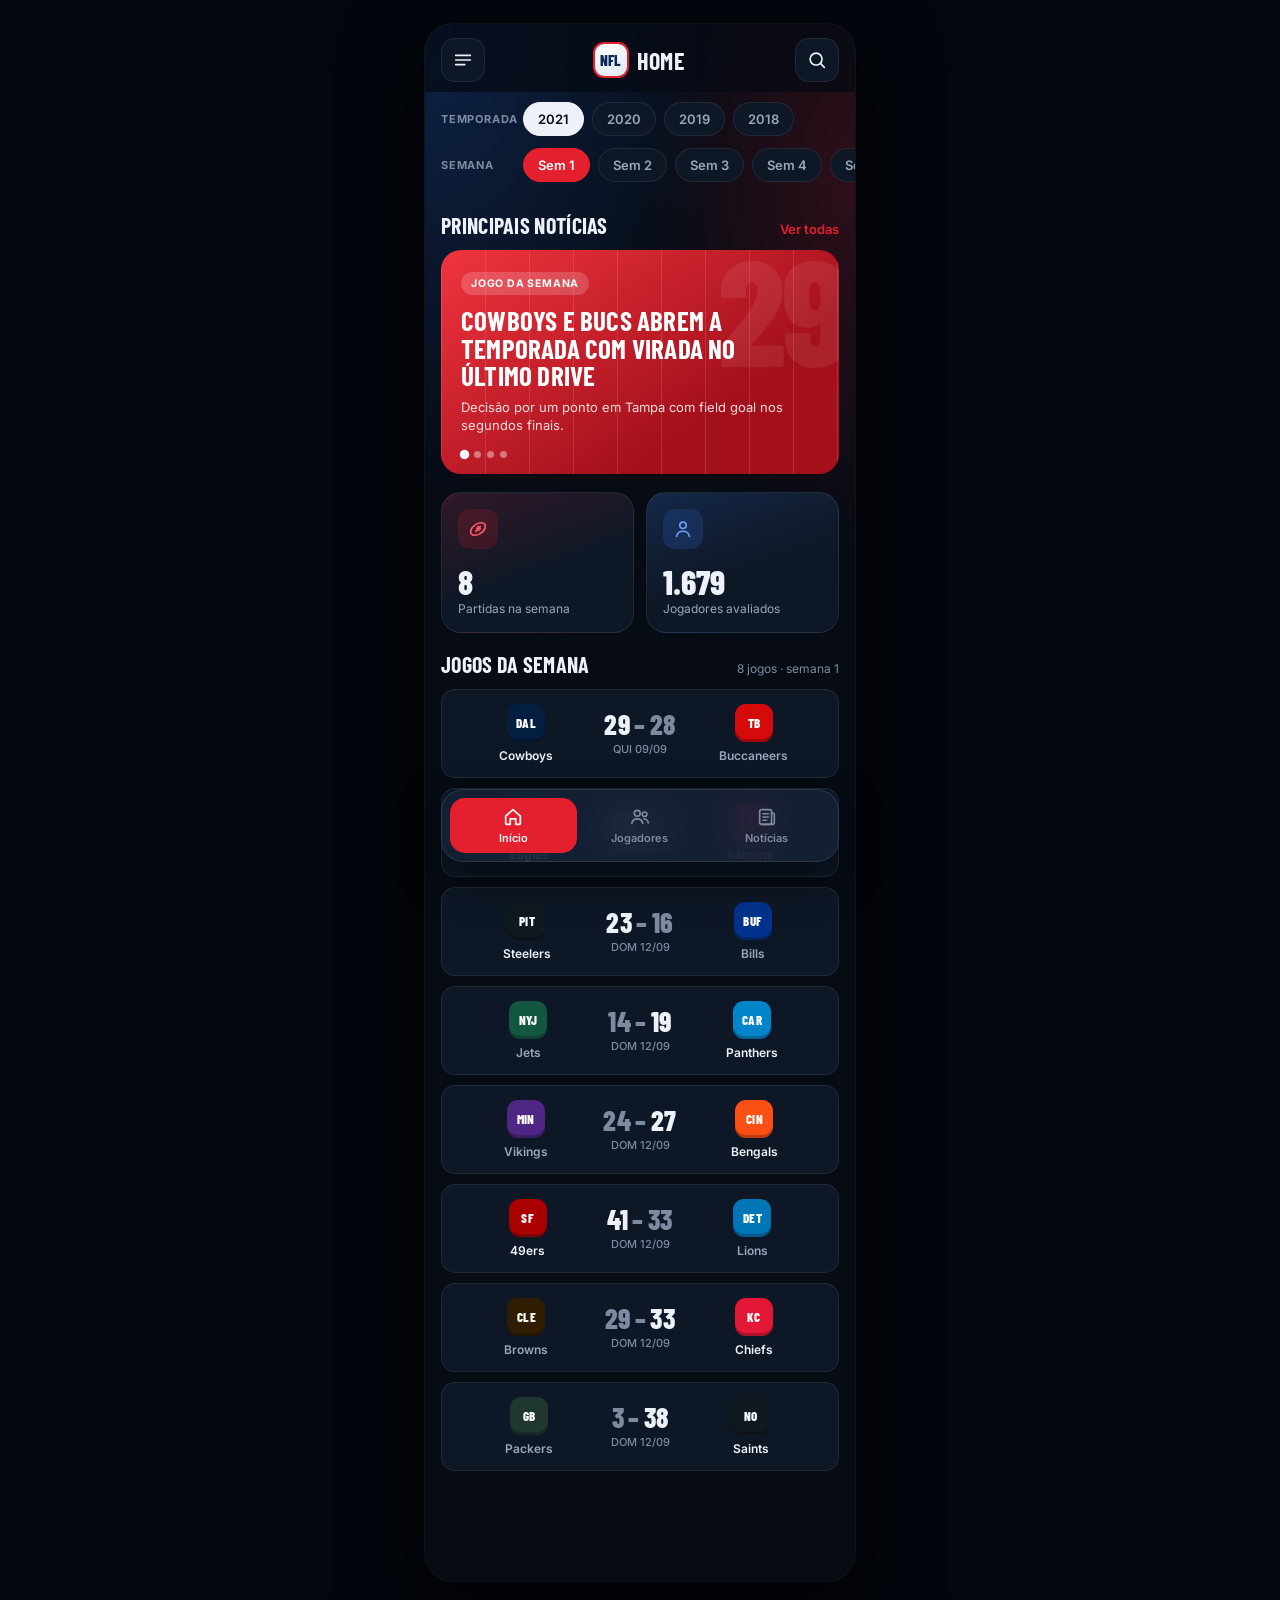
<file: rascunho/index.html>
<!DOCTYPE html>
<html lang="pt-BR">
<head>
<meta charset="UTF-8" />
<meta name="viewport" content="width=device-width, initial-scale=1.0" />
<title>NFL Games — Home (rascunho)</title>
<link rel="preconnect" href="https://fonts.googleapis.com" />
<link rel="preconnect" href="https://fonts.gstatic.com" crossorigin />
<link rel="stylesheet" href="https://fonts.googleapis.com/css2?family=Barlow+Condensed:wght@600;700;800&family=Inter:wght@400;500;600;700&display=swap" />
<link rel="stylesheet" href="style.css" />
</head>
<body>
<div class="app">

  <!-- ============ HEADER ============ -->
  <header class="topbar">
    <button class="icon-btn" id="btnMenu" aria-label="Abrir menu" aria-controls="sidebar" aria-expanded="false">
      <svg viewBox="0 0 24 24" aria-hidden="true"><path d="M4 7h16M4 12h16M4 17h10"/></svg>
    </button>

    <div class="brand">
      <span class="shield">NFL</span>
      <span class="brand-title" id="pageTitle">Home</span>
    </div>

    <button class="icon-btn" id="btnSearch" aria-label="Pesquisar" aria-expanded="false">
      <svg viewBox="0 0 24 24" aria-hidden="true"><circle cx="11" cy="11" r="6.5"/><path d="m16 16 4 4"/></svg>
    </button>

    <!-- barra de pesquisa: abre por cima do header ao tocar na lupa -->
    <div class="searchbar" id="searchbar" hidden>
      <svg viewBox="0 0 24 24" aria-hidden="true"><circle cx="11" cy="11" r="6.5"/><path d="m16 16 4 4"/></svg>
      <input id="searchInput" type="search" placeholder="Buscar times, jogadores, notícias…" aria-label="Pesquisar" />
      <button class="searchbar-close" id="btnSearchClose" aria-label="Fechar pesquisa">Cancelar</button>
    </div>
  </header>

  <!-- resultados da pesquisa -->
  <div class="search-results" id="searchResults" hidden></div>

  <!-- ============ FILTROS: TEMPORADAS + SEMANAS ============ -->
  <div class="filters">
    <div class="filter-row">
      <span class="filter-label">Temporada</span>
      <div class="chips" id="seasonChips" role="tablist" aria-label="Temporadas"></div>
    </div>
    <div class="filter-row">
      <span class="filter-label">Semana</span>
      <div class="chips" id="weekChips" role="tablist" aria-label="Semanas"></div>
    </div>
  </div>

  <!-- ============ HOME ============ -->
  <main class="screen active" id="home">

    <section class="block">
      <div class="block-head">
        <h2>Principais notícias</h2>
        <button class="link-btn" data-go="news">Ver todas</button>
      </div>
      <div class="hero" id="hero">
        <div class="hero-track" id="heroTrack"></div>
        <div class="hero-dots" id="heroDots"></div>
      </div>
    </section>

    <section class="block">
      <div class="duo">
        <button class="tile tile-red" data-go="games">
          <span class="tile-ic">
            <svg viewBox="0 0 24 24" aria-hidden="true"><ellipse cx="12" cy="12" rx="9" ry="5.5" transform="rotate(-35 12 12)"/><path d="m9.5 14.5 5-5M10.5 11l2.5 2.5M12 9.5l2.5 2.5"/></svg>
          </span>
          <span class="tile-num" id="tileGames">16</span>
          <span class="tile-label">Partidas na semana</span>
        </button>
        <button class="tile tile-blue" data-go="players">
          <span class="tile-ic">
            <svg viewBox="0 0 24 24" aria-hidden="true"><circle cx="12" cy="8" r="3.5"/><path d="M5 20c.8-3.6 3.6-5.5 7-5.5s6.2 1.9 7 5.5"/></svg>
          </span>
          <span class="tile-num">1.679</span>
          <span class="tile-label">Jogadores avaliados</span>
        </button>
      </div>
    </section>

    <section class="block" id="gamesBlock">
      <div class="block-head">
        <h2>Jogos da semana</h2>
        <span class="muted" id="gamesCount"></span>
      </div>
      <div id="gamesList" class="list"></div>
    </section>
  </main>

  <!-- ============ JOGADORES ============ -->
  <main class="screen" id="players">
    <section class="block">
      <div class="block-head"><h2>Jogadores em destaque</h2></div>
      <div id="playersList" class="list"></div>
    </section>
  </main>

  <!-- ============ NOTÍCIAS ============ -->
  <main class="screen" id="news">
    <section class="block">
      <div class="block-head"><h2>Notícias</h2></div>
      <div id="newsList" class="list"></div>
    </section>
  </main>

  <!-- ============ BOTTOM NAV ============ -->
  <nav class="bottom-nav" aria-label="Navegação principal">
    <button class="nav-item active" data-go="home">
      <svg viewBox="0 0 24 24" aria-hidden="true"><path d="M4 11 12 4l8 7v8a1 1 0 0 1-1 1h-4v-6H9v6H5a1 1 0 0 1-1-1z"/></svg>
      <span>Início</span>
    </button>
    <button class="nav-item" data-go="players">
      <svg viewBox="0 0 24 24" aria-hidden="true"><circle cx="9" cy="8" r="3.2"/><path d="M3 19c.6-3.2 3-5 6-5s5.4 1.8 6 5"/><circle cx="17" cy="9" r="2.5"/><path d="M16 14.2c2.6-.2 4.5 1.3 5 4.3"/></svg>
      <span>Jogadores</span>
    </button>
    <button class="nav-item" data-go="news">
      <svg viewBox="0 0 24 24" aria-hidden="true"><rect x="4" y="4" width="13" height="16" rx="2"/><path d="M17 8h2a1 1 0 0 1 1 1v9a2 2 0 0 1-2 2H6M7.5 8.5h6M7.5 12h6M7.5 15.5h4"/></svg>
      <span>Notícias</span>
    </button>
  </nav>

  <!-- ============ SIDEBAR ============ -->
  <div class="scrim" id="scrim" hidden></div>
  <aside class="sidebar" id="sidebar" aria-label="Menu" aria-hidden="true">
    <div class="sidebar-head">
      <span class="shield">NFL</span>
      <div>
        <div class="sidebar-title">NFL Games</div>
        <div class="sidebar-sub">Temporada 2021 · semanas 1–8</div>
      </div>
    </div>
    <nav class="sidebar-nav">
      <button class="side-item active" data-go="home">Início</button>
      <button class="side-item" data-go="players">Jogadores</button>
      <button class="side-item" data-go="news">Notícias</button>
      <div class="side-sep">Modos</div>
      <button class="side-item"><i class="dot red"></i>Treinador</button>
      <button class="side-item"><i class="dot blue"></i>Olheiro</button>
      <button class="side-item"><i class="dot navy"></i>Comentarista</button>
      <div class="side-sep">Mais</div>
      <button class="side-item">Sobre os dados</button>
      <button class="side-item">Configurações</button>
    </nav>
  </aside>
</div>

<script src="script.js"></script>
</body>
</html>
</file>
<file: rascunho/style.css>
/* ============================================================
   NFL GAMES — rascunho da nova Home
   Mesma identidade (azul/vermelho NFL), leitura mais moderna:
   fundo escuro, superfícies em camadas, ícones em traço.
   ============================================================ */
:root {
  --bg: #060b14;
  --surface: #0e1726;
  --surface-2: #152137;
  --line: rgba(255, 255, 255, .08);
  --text: #eef2f8;
  --text-2: #9aa7bb;
  --text-3: #7d8ba1;
  --red: #e5202e;
  --red-2: #a3101b;
  --blue: #1d4fa3;
  --blue-2: #0b2a5c;
  --gold: #ffcb3d;
  --radius: 20px;
  --radius-sm: 14px;
  --font-display: "Barlow Condensed", system-ui, sans-serif;
  --font-body: "Inter", system-ui, sans-serif;
  --ease: cubic-bezier(.2, .8, .2, 1);
}

* { box-sizing: border-box; margin: 0; padding: 0; }
button { font: inherit; color: inherit; background: none; border: none; cursor: pointer; }
svg { width: 22px; height: 22px; fill: none; stroke: currentColor; stroke-width: 1.8; stroke-linecap: round; stroke-linejoin: round; }

body {
  font-family: var(--font-body);
  background: #03060c;
  color: var(--text);
  display: flex;
  justify-content: center;
  min-height: 100vh;
  -webkit-font-smoothing: antialiased;
}

/* moldura de celular */
.app {
  position: relative;
  width: 100%;
  max-width: 430px;
  min-height: 100vh;
  background:
    radial-gradient(120% 50% at 0% 0%, rgba(29, 79, 163, .35), transparent 60%),
    radial-gradient(80% 40% at 100% 10%, rgba(229, 32, 46, .18), transparent 60%),
    var(--bg);
  overflow: hidden;
  display: flex;
  flex-direction: column;
}

/* ---------- Header ---------- */
.topbar {
  position: sticky; top: 0; z-index: 20;
  display: grid; grid-template-columns: 44px 1fr 44px; align-items: center;
  padding: 14px 16px 10px;
  background: rgba(6, 11, 20, .72);
  backdrop-filter: blur(16px);
  -webkit-backdrop-filter: blur(16px);
}
.icon-btn {
  width: 44px; height: 44px; border-radius: 14px;
  display: grid; place-items: center;
  background: var(--surface); border: 1px solid var(--line);
  transition: background .2s, transform .15s var(--ease);
}
.icon-btn:hover { background: var(--surface-2); }
.icon-btn:active { transform: scale(.94); }

.brand { display: flex; align-items: center; justify-content: center; gap: 10px; }
.shield {
  width: 32px; height: 32px; border-radius: 9px; flex-shrink: 0;
  display: grid; place-items: center;
  background: linear-gradient(160deg, #fff, #dfe6f1);
  color: var(--blue-2); font-family: var(--font-display); font-weight: 800; font-size: 15px;
  box-shadow: 0 0 0 2px var(--red);
}
.brand-title {
  font-family: var(--font-display); font-weight: 700; font-size: 24px;
  letter-spacing: .4px; text-transform: uppercase;
}

/* barra de pesquisa */
.searchbar {
  position: absolute; inset: 10px 12px auto 12px; height: 48px;
  display: flex; align-items: center; gap: 10px; padding: 0 6px 0 14px;
  background: var(--surface-2); border: 1px solid rgba(255,255,255,.14);
  border-radius: 16px; box-shadow: 0 12px 30px rgba(0,0,0,.4);
  animation: drop .25s var(--ease);
}
.searchbar[hidden] { display: none; }
.searchbar svg { color: var(--text-2); flex-shrink: 0; width: 20px; height: 20px; }
.searchbar input {
  flex: 1; min-width: 0; background: none; border: none; outline: none;
  color: var(--text); font: 500 15px var(--font-body);
}
.searchbar input::placeholder { color: var(--text-3); }
.searchbar input::-webkit-search-cancel-button { display: none; }
.searchbar-close { font-size: 13px; font-weight: 600; color: var(--red); padding: 8px 10px; border-radius: 10px; }
@keyframes drop { from { opacity: 0; transform: translateY(-6px); } }

.search-results {
  position: absolute; top: 72px; left: 12px; right: 12px; z-index: 19;
  max-height: 60vh; overflow-y: auto; padding: 8px;
  background: var(--surface); border: 1px solid var(--line); border-radius: 18px;
  box-shadow: 0 20px 40px rgba(0,0,0,.5);
}
.search-results[hidden] { display: none; }
.sr-group { font-size: 11px; font-weight: 700; letter-spacing: .8px; text-transform: uppercase; color: var(--text-3); padding: 10px 10px 6px; }
.sr-item { display: flex; align-items: center; gap: 12px; width: 100%; text-align: left; padding: 10px; border-radius: 12px; }
.sr-item:hover { background: var(--surface-2); }
.sr-item small { display: block; color: var(--text-2); font-size: 12px; }
.sr-empty { padding: 18px 10px; color: var(--text-2); font-size: 13px; text-align: center; }

/* ---------- Temporadas + semanas ---------- */
.filters { padding: 4px 0 6px; }
.filter-row { display: flex; align-items: center; gap: 10px; padding: 6px 0 6px 16px; }
.filter-label {
  flex-shrink: 0; width: 72px;
  font-size: 11px; font-weight: 700; letter-spacing: .8px; text-transform: uppercase; color: var(--text-3);
}
.chips { display: flex; gap: 8px; overflow-x: auto; padding-right: 16px; scrollbar-width: none; }
.chips::-webkit-scrollbar { display: none; }
.chip {
  flex-shrink: 0; padding: 8px 14px; border-radius: 999px;
  background: var(--surface); border: 1px solid var(--line);
  font-size: 13px; font-weight: 600; color: var(--text-2);
  transition: background .2s, color .2s, border-color .2s;
}
.chip:hover { color: var(--text); }
.chip.active { background: var(--text); color: var(--bg); border-color: var(--text); }
.chip.week.active { background: var(--red); color: #fff; border-color: var(--red); }
.chip:disabled { opacity: .35; cursor: default; }

/* ---------- Telas ---------- */
.screen { display: none; flex: 1; padding: 6px 0 104px; animation: fade .3s var(--ease); }
.screen.active { display: block; }
@keyframes fade { from { opacity: 0; transform: translateY(6px); } }

.block { padding: 12px 16px 6px; }
.block-head { display: flex; align-items: baseline; justify-content: space-between; margin-bottom: 12px; }
.block-head h2 { font-family: var(--font-display); font-size: 22px; font-weight: 700; letter-spacing: .3px; text-transform: uppercase; }
.link-btn { font-size: 13px; font-weight: 600; color: var(--red); }
.muted { font-size: 12px; color: var(--text-3); }
.list { display: flex; flex-direction: column; gap: 10px; }

/* ---------- Principais notícias (carrossel) ---------- */
.hero { position: relative; border-radius: var(--radius); overflow: hidden; }
.hero-track { display: flex; overflow-x: auto; scroll-snap-type: x mandatory; scrollbar-width: none; }
.hero-track::-webkit-scrollbar { display: none; }
.slide {
  position: relative; flex: 0 0 100%; min-height: 210px; scroll-snap-align: start;
  padding: 22px 20px 40px; display: flex; flex-direction: column; justify-content: flex-end;
  color: #fff; text-align: left; isolation: isolate;
}
.slide::before { /* linhas de jarda ao fundo */
  content: ""; position: absolute; inset: 0; z-index: -1; opacity: .12;
  background: repeating-linear-gradient(90deg, #fff 0 1px, transparent 1px 44px);
}
.slide::after { /* número gigante decorativo */
  content: attr(data-big); position: absolute; right: -6px; top: -18px; z-index: -1;
  font: 800 150px/1 var(--font-display); color: rgba(255,255,255,.08); letter-spacing: -4px;
}
.slide.red { background: linear-gradient(145deg, #f0343f, var(--red-2) 70%); }
.slide.blue { background: linear-gradient(145deg, #2f6bd0, var(--blue-2) 75%); }
.slide.dark { background: linear-gradient(145deg, #25334d, #0b1322 75%); }
.tag {
  align-self: flex-start; display: inline-flex; align-items: center; gap: 6px;
  font-size: 10.5px; font-weight: 700; letter-spacing: .8px; text-transform: uppercase;
  background: rgba(255,255,255,.18); padding: 5px 10px; border-radius: 999px; margin-bottom: 12px;
}
.slide h3 { font: 700 27px/1.02 var(--font-display); text-transform: uppercase; letter-spacing: .2px; max-width: 92%; }
.slide p { font-size: 13px; line-height: 1.4; opacity: .85; margin-top: 8px; max-width: 92%; }
.hero-dots { position: absolute; left: 20px; bottom: 16px; display: flex; gap: 6px; }
.hero-dots button { width: 7px; height: 7px; border-radius: 999px; background: rgba(255,255,255,.4); transition: transform .3s var(--ease), background .3s; }
.hero-dots button.active { background: #fff; transform: scale(1.35); }

/* ---------- Dois cartões ---------- */
.duo { display: grid; grid-template-columns: 1fr 1fr; gap: 12px; }
.tile {
  position: relative; overflow: hidden; text-align: left;
  display: flex; flex-direction: column; gap: 2px;
  padding: 16px; border-radius: var(--radius);
  background: var(--surface); border: 1px solid var(--line);
  transition: transform .15s var(--ease), border-color .2s;
}
.tile:hover { border-color: rgba(255,255,255,.18); }
.tile:active { transform: scale(.97); }
.tile-ic { width: 40px; height: 40px; border-radius: 12px; display: grid; place-items: center; margin-bottom: 14px; }
.tile-red .tile-ic { background: rgba(229,32,46,.16); color: #ff5a64; }
.tile-blue .tile-ic { background: rgba(47,107,208,.2); color: #6b9cf0; }
.tile-num { font: 800 34px/1 var(--font-display); }
.tile-label { font-size: 12px; color: var(--text-2); }
.tile-red { background: linear-gradient(160deg, rgba(229,32,46,.16), transparent 55%), var(--surface); }
.tile-blue { background: linear-gradient(160deg, rgba(47,107,208,.2), transparent 55%), var(--surface); }

/* ---------- Cartão de partida ---------- */
.match {
  display: grid; grid-template-columns: 1fr auto 1fr; align-items: center; gap: 8px;
  padding: 14px; border-radius: var(--radius-sm); text-align: center;
  background: var(--surface); border: 1px solid var(--line);
  transition: background .2s;
}
.match:hover { background: var(--surface-2); }
.team { display: flex; flex-direction: column; align-items: center; gap: 6px; font-size: 12px; font-weight: 600; color: var(--text-2); }
.team.win { color: var(--text); }
.badge {
  width: 38px; height: 38px; border-radius: 11px; display: grid; place-items: center;
  font: 800 13px var(--font-display); color: #fff; letter-spacing: .3px;
  box-shadow: inset 0 -3px 0 rgba(0,0,0,.25);
}
.score { font: 800 28px/1 var(--font-display); letter-spacing: .5px; }
.score .lose { color: var(--text-3); }
.score .sep { color: var(--text-3); margin: 0 4px; }
.when { font-size: 11px; color: var(--text-3); margin-top: 4px; font-weight: 500; }

/* ---------- Jogador ---------- */
.row-card {
  display: flex; align-items: center; gap: 12px; padding: 12px 14px;
  border-radius: var(--radius-sm); background: var(--surface); border: 1px solid var(--line);
}
.row-card .grow { flex: 1; min-width: 0; }
.row-card b { display: block; font: 700 17px var(--font-display); letter-spacing: .2px; }
.row-card small { color: var(--text-2); font-size: 12px; }
.rating { font: 800 18px var(--font-display); padding: 4px 10px; border-radius: 10px; background: rgba(255,203,61,.14); color: var(--gold); }
.rank { width: 20px; font: 700 15px var(--font-display); color: var(--text-3); }

/* ---------- Notícia (lista) ---------- */
.news-item { display: flex; gap: 12px; padding: 14px; border-radius: var(--radius-sm); background: var(--surface); border: 1px solid var(--line); text-align: left; }
.news-thumb { width: 64px; height: 64px; flex-shrink: 0; border-radius: 12px; display: grid; place-items: center; font: 800 22px var(--font-display); color: #fff; }
.news-thumb.red { background: linear-gradient(145deg, #f0343f, var(--red-2)); }
.news-thumb.blue { background: linear-gradient(145deg, #2f6bd0, var(--blue-2)); }
.news-thumb.dark { background: linear-gradient(145deg, #2c3b57, #0b1322); }
.news-item h4 { font: 700 17px/1.1 var(--font-display); text-transform: uppercase; }
.news-item p { font-size: 12px; color: var(--text-2); margin-top: 4px; line-height: 1.4; }
.news-item .kicker { font-size: 10.5px; font-weight: 700; letter-spacing: .8px; text-transform: uppercase; color: var(--red); margin-bottom: 4px; }

/* ---------- Bottom nav ---------- */
.bottom-nav {
  position: fixed; bottom: 14px; left: 50%; transform: translateX(-50%); z-index: 25;
  width: calc(min(430px, 100%) - 32px);
  display: grid; grid-template-columns: repeat(3, 1fr);
  padding: 8px; border-radius: 22px;
  background: rgba(21, 33, 55, .82); border: 1px solid rgba(255,255,255,.1);
  backdrop-filter: blur(18px); -webkit-backdrop-filter: blur(18px);
  box-shadow: 0 16px 40px rgba(0,0,0,.5);
}
.nav-item {
  display: flex; flex-direction: column; align-items: center; gap: 3px;
  padding: 8px 0; border-radius: 15px;
  font-size: 11px; font-weight: 600; color: var(--text-3);
  transition: color .2s, background .2s;
}
.nav-item svg { width: 22px; height: 22px; }
.nav-item.active { color: #fff; background: var(--red); }

/* ---------- Sidebar ---------- */
.scrim {
  position: fixed; inset: 0; z-index: 40; background: rgba(0,0,0,.55);
  backdrop-filter: blur(2px); animation: fadein .25s;
}
.scrim[hidden] { display: none; }
@keyframes fadein { from { opacity: 0; } }
.sidebar {
  position: fixed; top: 0; bottom: 0; z-index: 41;
  left: max(0px, calc(50% - 215px));
  width: min(300px, 82vw);
  padding: 22px 14px; overflow-y: auto;
  background: var(--surface); border-right: 1px solid var(--line);
  transform: translateX(-105%); visibility: hidden;
  transition: transform .32s var(--ease), visibility 0s .32s;
}
.sidebar.open { transform: none; visibility: visible; transition: transform .32s var(--ease); }
.sidebar-head { display: flex; align-items: center; gap: 12px; padding: 0 8px 20px; border-bottom: 1px solid var(--line); margin-bottom: 12px; }
.sidebar-title { font: 700 20px var(--font-display); text-transform: uppercase; }
.sidebar-sub { font-size: 12px; color: var(--text-2); }
.sidebar-nav { display: flex; flex-direction: column; gap: 2px; }
.side-item {
  display: flex; align-items: center; gap: 10px; text-align: left;
  padding: 12px; border-radius: 12px; font-size: 14px; font-weight: 600; color: var(--text-2);
}
.side-item:hover { background: var(--surface-2); color: var(--text); }
.side-item.active { background: var(--surface-2); color: var(--text); box-shadow: inset 3px 0 0 var(--red); }
.side-sep { font-size: 11px; font-weight: 700; letter-spacing: .8px; text-transform: uppercase; color: var(--text-3); padding: 16px 12px 6px; }
.dot { width: 8px; height: 8px; border-radius: 50%; }
.dot.red { background: var(--red); }
.dot.blue { background: #3b7be0; }
.dot.navy { background: #8fa3c4; }

/* acessibilidade */
:focus-visible { outline: 2px solid var(--gold); outline-offset: 2px; }
@media (prefers-reduced-motion: reduce) {
  *, *::before, *::after { animation: none !important; transition: none !important; }
}

/* telas grandes: centraliza a moldura de celular */
@media (min-width: 900px) {
  body { padding: 24px 0; align-items: flex-start; }
  .app { min-height: calc(100vh - 48px); border-radius: 28px; box-shadow: 0 0 0 1px rgba(255,255,255,.06), 0 30px 80px rgba(0,0,0,.6); }
  .bottom-nav { bottom: 38px; }
}
</file>
